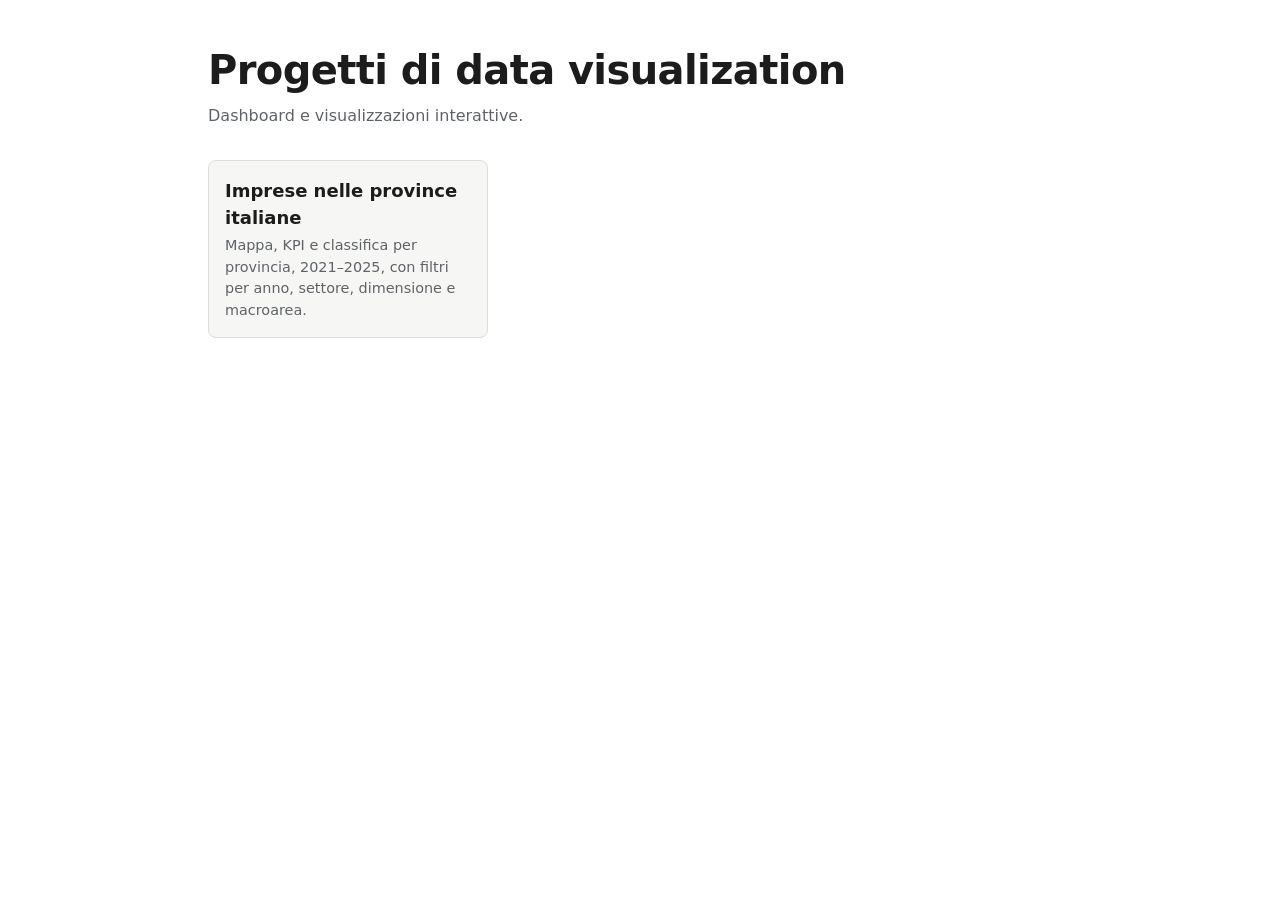
<file: index.html>
<!doctype html>
<html lang="it">
<head>
<meta charset="utf-8">
<meta name="viewport" content="width=device-width,initial-scale=1">
<title>Progetti di data visualization</title>
<style>
:root{--fg:#1c1c1c;--muted:#5f6368;--bg:#ffffff;--panel:#f6f6f4;--line:#dcdcd8;--accent:#2a6fdb}
@media (prefers-color-scheme: dark){:root{--fg:#ececec;--muted:#a3a3a3;--bg:#161616;--panel:#1f1f1f;--line:#343434;--accent:#6ea2f5}}
*{box-sizing:border-box}
body{margin:0;background:var(--bg);color:var(--fg);font-family:system-ui,-apple-system,'Segoe UI',Roboto,sans-serif;line-height:1.5}
main{max-width:56rem;margin:0 auto;padding:2.5rem 1rem}
h1{font-size:clamp(1.75rem,4vw,2.5rem);letter-spacing:-0.015em;margin:0 0 .25rem}
.sub{color:var(--muted);margin:0 0 2rem}
.grid{display:grid;grid-template-columns:repeat(auto-fill,minmax(16rem,1fr));gap:12px;list-style:none;margin:0;padding:0}
.card{display:block;height:100%;padding:16px;background:var(--panel);border:1px solid var(--line);border-radius:8px;color:inherit;text-decoration:none}
.card:hover{border-color:var(--accent)}
.card:focus-visible{outline:2px solid var(--accent);outline-offset:2px}
.card h2{font-size:1.125rem;margin:0 0 .25rem}
.card p{margin:0;color:var(--muted);font-size:.9rem}
</style>
</head>
<body>
<main>
  <h1>Progetti di data visualization</h1>
  <p class="sub">Dashboard e visualizzazioni interattive.</p>
  <ul class="grid">
    <!-- Per aggiungere un progetto: crea una cartella con il suo index.html e copia questo blocco <li>. -->
    <li><a class="card" href="province/">
      <h2>Imprese nelle province italiane</h2>
      <p>Mappa, KPI e classifica per provincia, 2021–2025, con filtri per anno, settore, dimensione e macroarea.</p>
    </a></li>
  </ul>
</main>
</body>
</html>
</file>
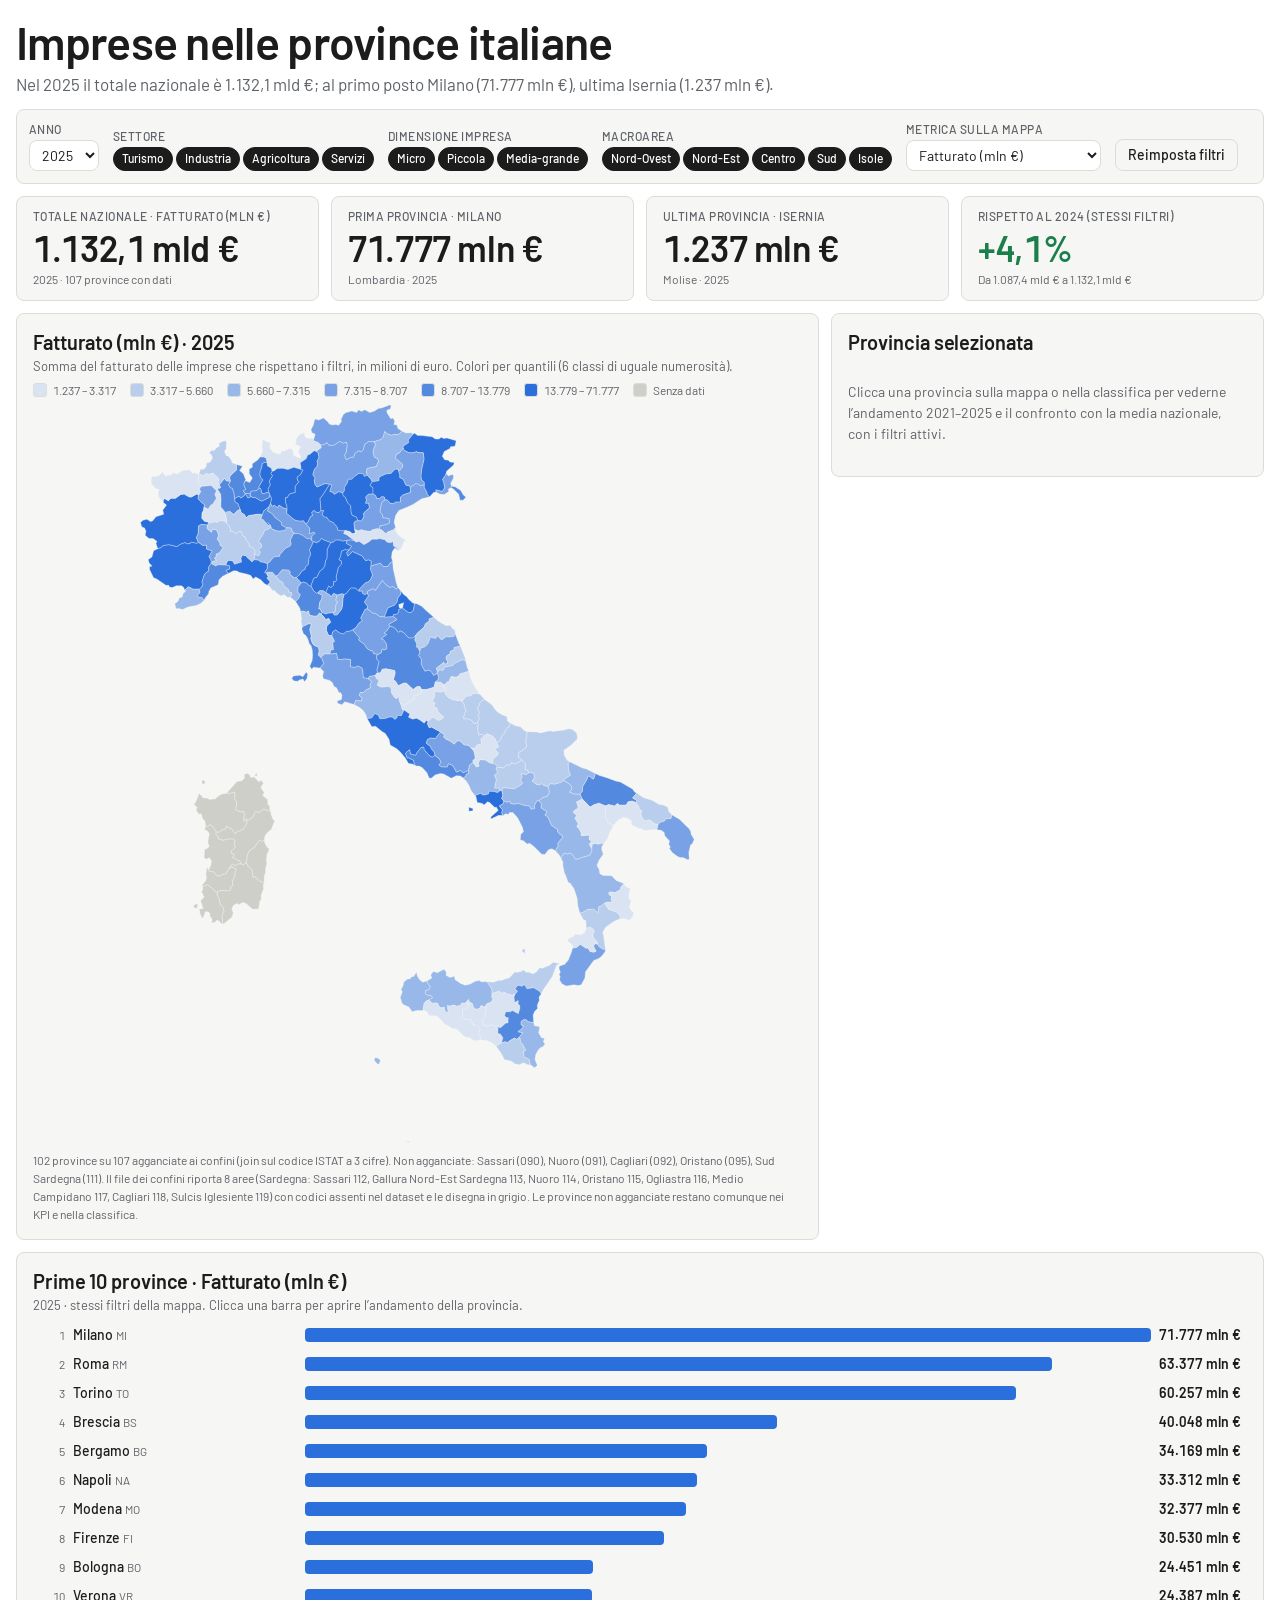
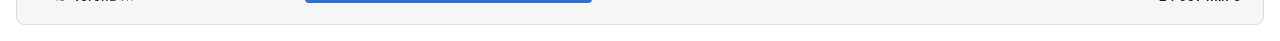
<file: province/index.html>
<!doctype html>
<html lang="it">
<head>
<meta charset="utf-8">
<meta name="viewport" content="width=device-width,initial-scale=1">
<title>Imprese nelle province italiane</title>
<link rel="stylesheet" href="css/theme.css">
<link rel="stylesheet" href="css/fonts.css">
<link rel="stylesheet" href="css/dashboard.css">
<script src="js/dash-runtime.js"></script>
</head>
<body>
<div id="dash-root">

<div class="pv" id="pv">
  <header id="intestazione">
    <h1 class="pv-title">Imprese nelle province italiane</h1>
    <p class="pv-take" id="pv-take"></p>
  </header>

  <section class="pv-filters" id="filtri" aria-label="Filtri" data-source="imprese_province">
    <label class="pv-field"><span class="pv-lab">Anno</span><select class="pv-select" id="f-anno"></select></label>
    <div class="pv-field"><span class="pv-lab">Settore</span><div class="pv-chips" id="f-settori" role="group" aria-label="Settore"></div></div>
    <div class="pv-field"><span class="pv-lab">Dimensione impresa</span><div class="pv-chips" id="f-dimensioni" role="group" aria-label="Dimensione impresa"></div></div>
    <div class="pv-field"><span class="pv-lab">Macroarea</span><div class="pv-chips" id="f-macroaree" role="group" aria-label="Macroarea"></div></div>
    <label class="pv-field"><span class="pv-lab">Metrica sulla mappa</span><select class="pv-select" id="f-metrica"></select></label>
    <button class="pv-btn" id="f-reset" type="button">Reimposta filtri</button>
  </section>

  <section class="pv-kpis" id="kpi" aria-label="Indicatori" data-source="imprese_province">
    <div class="pv-kpi" id="kpi-1"><div class="pv-kpi-l"></div><div class="pv-kpi-v dash-skeleton"></div><div class="pv-kpi-s"></div></div>
    <div class="pv-kpi" id="kpi-2"><div class="pv-kpi-l"></div><div class="pv-kpi-v dash-skeleton"></div><div class="pv-kpi-s"></div></div>
    <div class="pv-kpi" id="kpi-3"><div class="pv-kpi-l"></div><div class="pv-kpi-v dash-skeleton"></div><div class="pv-kpi-s"></div></div>
    <div class="pv-kpi" id="kpi-4"><div class="pv-kpi-l"></div><div class="pv-kpi-v dash-skeleton"></div><div class="pv-kpi-s"></div></div>
  </section>

  <div class="pv-main">
    <section class="pv-card pv-map-card" id="mappa">
      <h2 class="pv-h" id="map-title">Mappa provinciale</h2>
      <p class="pv-sub" id="map-sub"></p>
      <div class="pv-legend" id="legenda" aria-label="Legenda"></div>
      <div class="pv-mapbox dash-skeleton" id="mapbox" data-source="confini_province imprese_province"></div>
      <p class="pv-note" id="map-note"></p>
    </section>

    <aside class="pv-card pv-side" id="pannello" data-source="imprese_province">
      <div class="pv-side-head">
        <div><h2 class="pv-h" id="side-title">Provincia selezionata</h2><p class="pv-sub" id="side-sub"></p></div>
        <button class="pv-x" id="side-clear" type="button" hidden>Deseleziona ×</button>
      </div>
      <div class="pv-empty" id="side-empty">Clicca una provincia sulla mappa o nella classifica per vederne l’andamento 2021–2025 e il confronto con la media nazionale, con i filtri attivi.</div>
      <div id="side-body" hidden>
        <div class="pv-key" id="side-key"></div>
        <div class="pv-chartbox" id="side-chart"></div>
        <div class="pv-sumgrid" id="side-sum"></div>
      </div>
    </aside>
  </div>

  <section class="pv-card" id="classifica" data-source="imprese_province">
    <h2 class="pv-h" id="rk-title">Prime 10 province</h2>
    <p class="pv-sub" id="rk-sub"></p>
    <div class="pv-rank" id="rk-list"></div>
  </section>
</div>
</div>

<script src="js/vendor/d3.min.js"></script>
<script src="js/vendor/topojson-client.min.js"></script>
<script src="js/dashboard.js"></script>
<script src="js/embed.js"></script>
</body>
</html>
</file>
<file: province/css/theme.css>
:root{--color-fg:#1c1c1c;--color-fg-muted:#5f6368;--color-bg:#ffffff;--color-panel:#f6f6f4;--color-border-line:#dcdcd8;--color-ok:#1a7f4b;--color-bad:#b3261e;--cds-chart-muted:#cfcfca;--cds-chart-grid:#e6e6e2;--cds-chart-axis:#9a9a94;--cds-chart-reference:#77776f;--cds-surface-popover:#fff;--cds-border:#ccc;--cds-shadow-popover:0 2px 8px rgba(0,0,0,.18);--cds-text-secondary:#666;--c1:#2a6fdb;--c2:#d9730d;--cds-font-size-caption:12px;--cds-font-size-body:14px;--cds-font-size-heading:16px;--cds-font-size-title:26px;--cds-font-weight-medium:500;--cds-gap-sm:8px;--cds-gap-md:12px;--cds-pad-xs:4px;--cds-pad-sm:8px;--cds-pad-md:12px;--cds-pad-lg:16px;--cds-radius:8px;--cds-dur-slow:.2s;--font-anthropic-sans:system-ui,-apple-system,'Segoe UI',Roboto,sans-serif}
html[data-theme=dark]{--color-fg:#ececec;--color-fg-muted:#a3a3a3;--color-bg:#161616;--color-panel:#1f1f1f;--color-border-line:#343434;--color-ok:#5ad394;--color-bad:#ff8a80;--cds-chart-muted:#4a4a4a;--cds-chart-grid:#2c2c2c;--cds-chart-axis:#777;--cds-chart-reference:#999;--cds-surface-popover:#2a2a2a;--cds-border:#444;--cds-text-secondary:#aaa;--c1:#6ea2f5;--c2:#f0a050}
html,body{margin:0;background:var(--color-bg);color:var(--color-fg)}
#dash-root{padding:16px}
.dash-skeleton{min-height:1em}
</file>
<file: province/css/fonts.css>
@font-face { font-family: 'Barlow'; font-weight: 400; font-style: normal; font-display: swap; src: url(../fonts/barlow-400.woff) format('woff'); }
@font-face { font-family: 'Barlow'; font-weight: 500; font-style: normal; font-display: swap; src: url(../fonts/barlow-500.woff) format('woff'); }
@font-face { font-family: 'Barlow'; font-weight: 600; font-style: normal; font-display: swap; src: url(../fonts/barlow-600.woff) format('woff'); }
</file>
<file: province/css/dashboard.css>
.pv { font-family: 'Barlow', var(--font-anthropic-sans); color: var(--color-fg); max-width: 1400px; margin-inline: auto; display: flex; flex-direction: column; gap: var(--cds-gap-md); }
.pv * { box-sizing: border-box; }
.pv-title { font-family: 'Barlow', var(--font-anthropic-sans); font-weight: 600; font-size: clamp(2rem, 4.2vw, 2.9rem); letter-spacing: -0.015em; margin: 0; line-height: 1.1; }
.pv-take { margin: 6px 0 0; color: var(--color-fg-muted); font-weight: 400; font-size: 1.0625rem; line-height: 1.4; min-height: 1.4em; }
.pv-filters { display: flex; flex-wrap: wrap; gap: var(--cds-gap-sm) var(--cds-gap-md); column-gap: 14px; align-items: flex-end; background: var(--color-panel); border: 1px solid var(--color-border-line); border-radius: var(--cds-radius); padding: var(--cds-pad-md); }
.pv-field { display: flex; flex-direction: column; gap: 4px; min-width: 0; }
.pv-lab { font-size: var(--cds-font-size-caption); font-weight: 500; letter-spacing: 0.04em; text-transform: uppercase; color: var(--color-fg-muted); }
.pv-select { font: inherit; font-size: var(--cds-font-size-body); background: var(--color-bg); color: var(--color-fg); border: 1px solid var(--color-border-line); border-radius: var(--cds-radius); padding: 5px 8px; max-width: 100%; }
.pv-chips { display: flex; flex-wrap: wrap; gap: 3px; }
.pv-chip, .pv-btn { font: inherit; font-size: var(--cds-font-size-caption); cursor: pointer; color: var(--color-fg-muted); background: transparent; border: 1px solid var(--color-border-line); border-radius: 999px; padding: 3px 8px; line-height: 1.3; font-weight: 500; }
.pv-chip[aria-pressed=true] { background: var(--color-fg); color: var(--color-bg); border-color: var(--color-fg); }
.pv-chip:hover:not([aria-pressed=true]), .pv-btn:hover { color: var(--color-fg); border-color: var(--color-fg); }
.pv-btn { border-radius: var(--cds-radius); color: var(--color-fg); padding: 6px 12px; font-size: var(--cds-font-size-body); font-weight: 500; }
.pv-chip:focus-visible, .pv-btn:focus-visible, .pv-select:focus-visible, .pv-rk:focus-visible { outline: 2px solid var(--color-fg); outline-offset: 2px; }
.pv-kpis { display: grid; grid-template-columns: repeat(auto-fit, minmax(min(100%, 13rem), 1fr)); gap: var(--cds-gap-md); }
.pv-kpi { background: var(--color-panel); border: 1px solid var(--color-border-line); border-radius: var(--cds-radius); padding: var(--cds-pad-md) var(--cds-pad-lg); min-width: 0; }
.pv-kpi-l { font-size: var(--cds-font-size-caption); font-weight: 500; letter-spacing: 0.04em; text-transform: uppercase; color: var(--color-fg-muted); }
.pv-kpi-v { font-family: 'Barlow', var(--font-anthropic-sans); font-weight: 600; font-size: clamp(1.75rem, 2.8vw, 2.25rem); letter-spacing: -0.01em; line-height: 1.15; margin: 4px 0; min-height: 1.15em; overflow-wrap: anywhere; font-variant-numeric: tabular-nums; }
.pv-kpi-s { font-size: var(--cds-font-size-caption); color: var(--color-fg-muted); min-height: 1.3em; }
.pv-main { display: flex; flex-wrap: wrap; gap: var(--cds-gap-md); align-items: flex-start; }
.pv-card { background: var(--color-panel); border: 1px solid var(--color-border-line); border-radius: var(--cds-radius); padding: var(--cds-pad-lg); min-width: 0; }
.pv-map-card { flex: 2 1 34rem; }
.pv-side { flex: 1 1 19rem; display: flex; flex-direction: column; gap: var(--cds-gap-sm); position: sticky; top: var(--cds-gap-md); }
.pv-h { font-size: 1.25rem; font-weight: 600; letter-spacing: -0.005em; margin: 0; line-height: 1.2; }
.pv-sub { font-size: 0.8125rem; font-weight: 400; color: var(--color-fg-muted); margin: 3px 0 0; line-height: 1.4; }
.pv-legend { display: flex; flex-wrap: wrap; gap: 4px 14px; margin: var(--cds-gap-sm) 0; font-size: var(--cds-font-size-caption); color: var(--color-fg-muted); font-variant-numeric: tabular-nums; }
.pv-lg { display: inline-flex; align-items: center; gap: 6px; white-space: nowrap; }
.pv-sw { width: 14px; height: 14px; border-radius: 3px; border: 1px solid var(--color-border-line); flex: none; }
.pv-mapbox { position: relative; min-height: 22rem; }
.pv-mapbox svg { display: block; width: 100%; height: auto; max-height: min(82vh, 900px); margin-inline: auto; }
.pv-prov { stroke: var(--color-panel); stroke-width: 0.6; stroke-linejoin: round; cursor: default; transition: fill var(--cds-dur-slow); }
.pv-prov.has { cursor: pointer; }
.pv-hl, .pv-selp { fill: none; pointer-events: none; stroke-linejoin: round; }
.pv-hl { stroke: var(--color-fg); stroke-width: 1.6; }
.pv-selp { stroke: var(--color-fg); stroke-width: 2.8; }
.pv-note { margin: var(--cds-gap-sm) 0 0; font-size: var(--cds-font-size-caption); color: var(--color-fg-muted); line-height: 1.5; }
.pv-tip { position: absolute; z-index: 5; display: none; pointer-events: none; background: var(--cds-surface-popover); border: 1px solid var(--cds-border); border-radius: var(--cds-radius); box-shadow: var(--cds-shadow-popover); padding: var(--cds-pad-xs) var(--cds-pad-sm); font-size: var(--cds-font-size-caption); max-width: 18rem; }
.pv-tip b { font-weight: 600; }
.pv-tip .m { color: var(--cds-text-secondary); }
.pv-side-head { display: flex; justify-content: space-between; align-items: flex-start; gap: 8px; }
.pv-x { font: inherit; cursor: pointer; background: transparent; border: 1px solid var(--color-border-line); color: var(--color-fg-muted); border-radius: var(--cds-radius); padding: 2px 8px; font-size: var(--cds-font-size-caption); white-space: nowrap; }
.pv-x:hover { color: var(--color-fg); border-color: var(--color-fg); }
.pv-empty { color: var(--color-fg-muted); font-size: var(--cds-font-size-body); padding: var(--cds-pad-lg) 0; line-height: 1.5; }
.pv-chartbox { position: relative; min-height: 210px; }
.pv-chartbox svg { display: block; width: 100%; }
.pv-chartbox text { fill: var(--color-fg-muted); font-size: var(--cds-font-size-caption); font-family: 'Barlow', var(--font-anthropic-sans); }
.pv-sumgrid { display: grid; grid-template-columns: repeat(2, minmax(0, 1fr)); gap: var(--cds-gap-sm); }
.pv-sumgrid > div { min-width: 0; }
.pv-sum-v { font-weight: 600; font-size: 1.0625rem; font-variant-numeric: tabular-nums; overflow-wrap: anywhere; }
.pv-key { display: flex; flex-wrap: wrap; gap: 4px 14px; font-size: var(--cds-font-size-caption); color: var(--color-fg-muted); }
.pv-rank { display: flex; flex-direction: column; gap: 4px; margin-top: var(--cds-gap-sm); }
.pv-rk { all: unset; box-sizing: border-box; cursor: pointer; display: grid; grid-template-columns: 1.6rem minmax(7rem, 14rem) minmax(0, 1fr) auto; gap: 8px; align-items: center; padding: 4px 6px; border-radius: var(--cds-radius); font-size: var(--cds-font-size-body); }
.pv-rk:hover { background: color-mix(in srgb, var(--color-fg) 6%, transparent); }
.pv-rk[aria-pressed=true] { background: color-mix(in srgb, var(--color-fg) 10%, transparent); }
.pv-rk-n { color: var(--color-fg-muted); font-variant-numeric: tabular-nums; text-align: right; font-size: var(--cds-font-size-caption); }
.pv-rk-name { font-weight: 500; overflow: hidden; text-overflow: ellipsis; white-space: nowrap; }
.pv-rk-name small { color: var(--color-fg-muted); font-weight: 400; }
.pv-rk-track { height: 14px; position: relative; }
.pv-rk-bar { position: absolute; left: 0; top: 0; bottom: 0; border-radius: 4px; min-width: 2px; }
.pv-rk-v { font-weight: 600; font-variant-numeric: tabular-nums; text-align: right; white-space: nowrap; }
.pv-failed { display: flex; align-items: center; justify-content: center; gap: 6px; min-height: 8rem; color: var(--color-fg-muted); font-size: var(--cds-font-size-caption); }
.pv-failed::before { content: ""; width: 0.375rem; height: 0.375rem; border-radius: 50%; background: var(--color-bad); }
@media (max-width: 520px) { .pv-rk { grid-template-columns: 1.4rem minmax(5rem, 9rem) minmax(0, 1fr) auto; gap: 6px; } }
</file>
